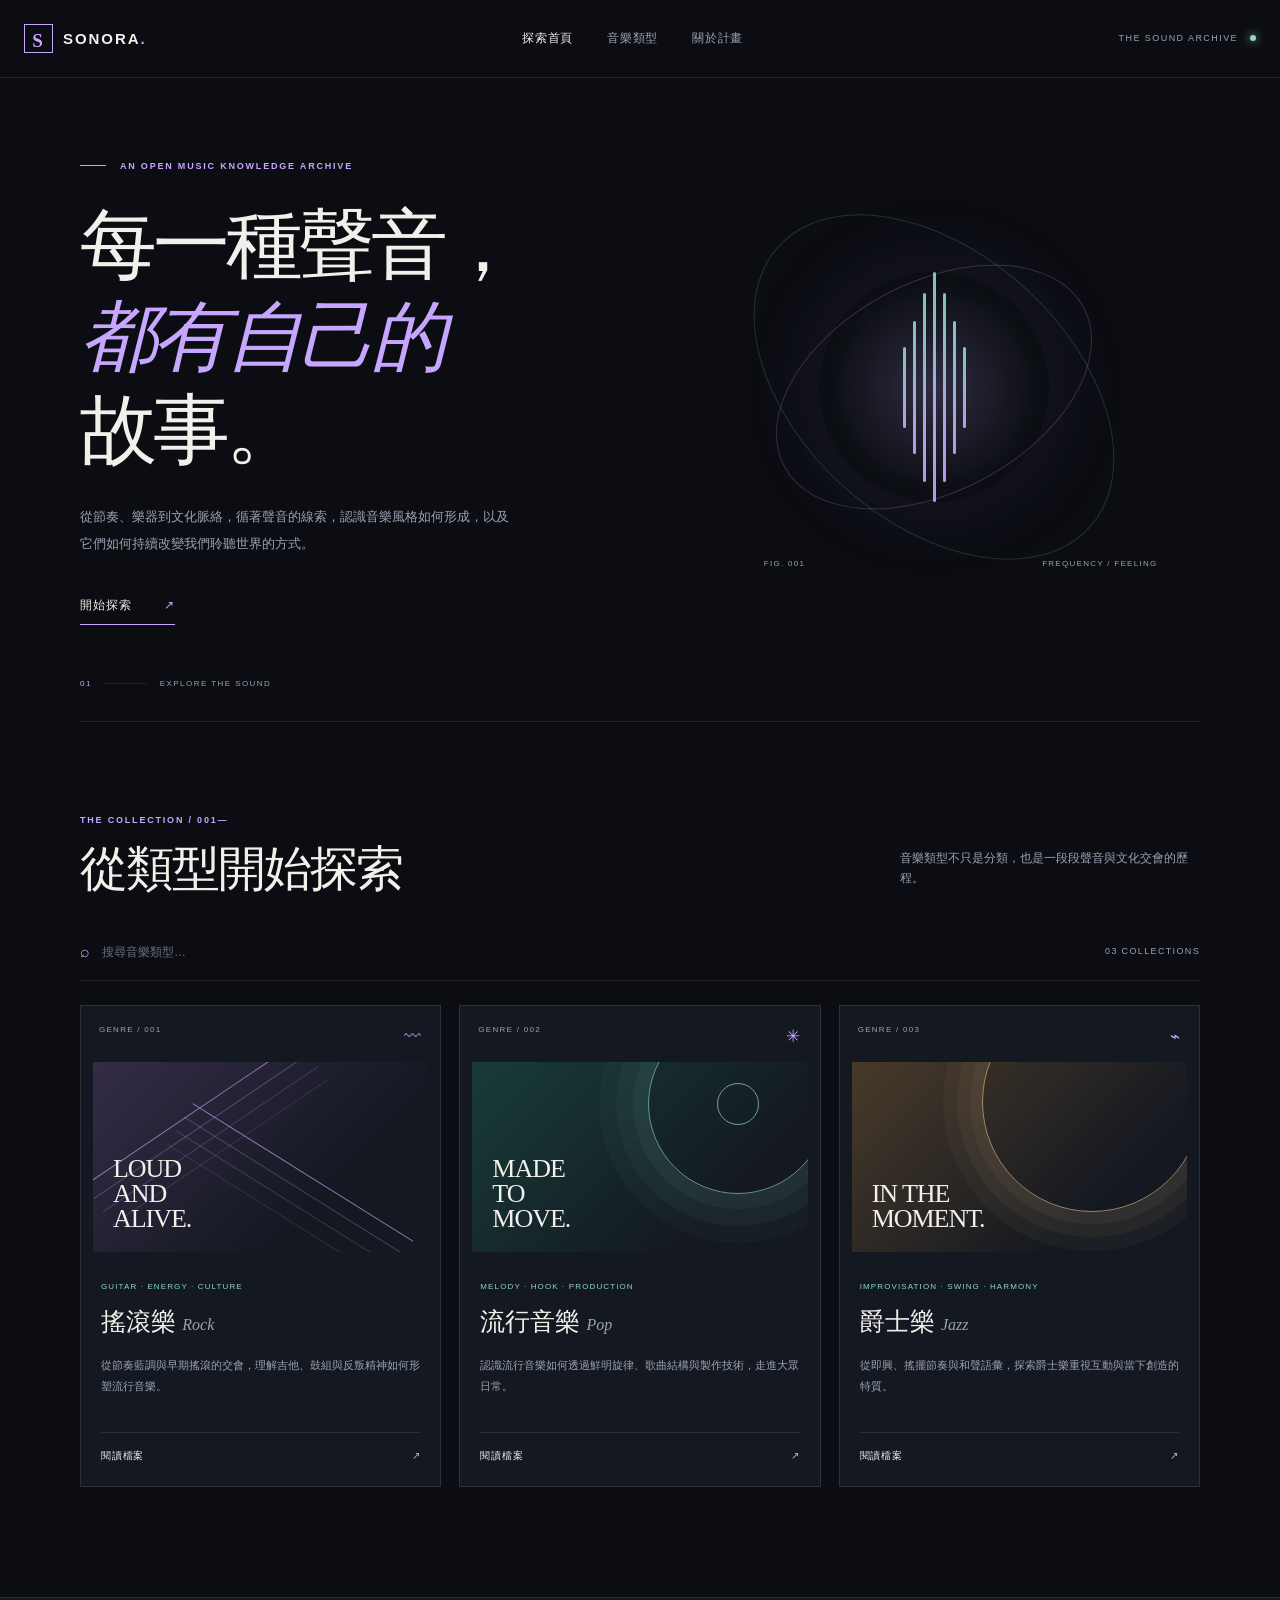
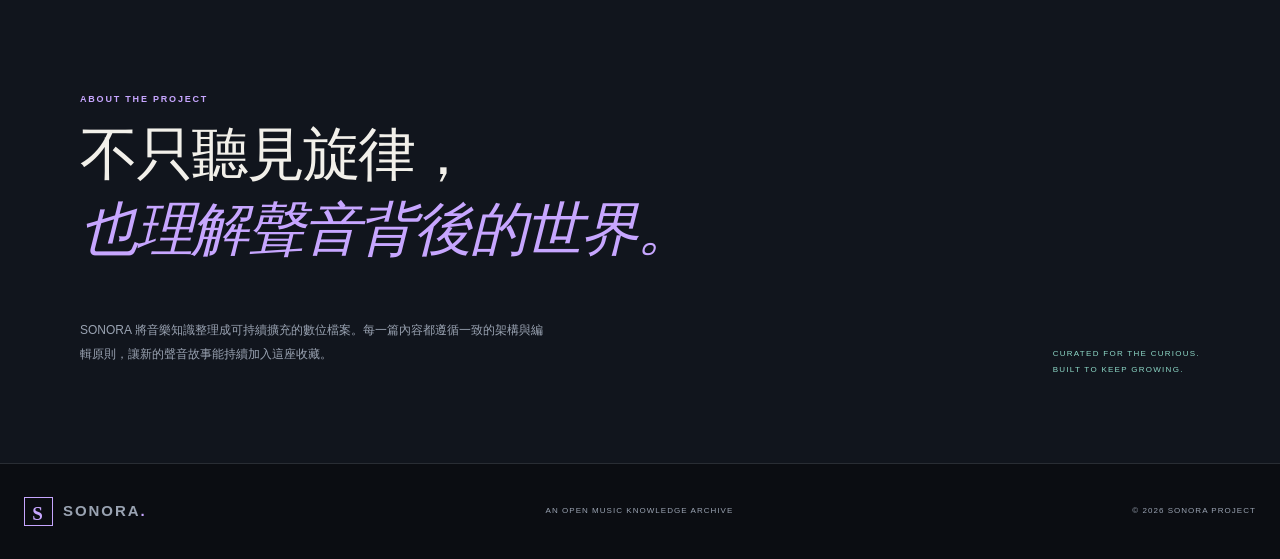
<file: index.html>
<!DOCTYPE html>
<html lang="zh-Hant">
<head>
  <meta charset="UTF-8">
  <meta name="viewport" content="width=device-width, initial-scale=1.0">
  <meta name="description" content="SONORA 音樂知識檔案館：探索音樂類型、聲音特色與文化脈絡。">
  <meta name="theme-color" content="#0B0D12">
  <title>SONORA — 音樂知識檔案館</title>
  <link rel="stylesheet" href="assets/css/style.css">
  <script src="assets/js/main.js" defer></script>
</head>
<body>
  <header class="site-header">
    <a class="brand" href="index.html" aria-label="SONORA 首頁"><span class="brand-mark">S</span><span>SONORA<span class="brand-dot">.</span></span></a>
    <nav class="main-nav" aria-label="主要導覽">
      <a class="active" href="index.html">探索首頁</a>
      <a href="#genres">音樂類型</a>
      <a href="#about">關於計畫</a>
    </nav>
    <span class="header-note">THE SOUND ARCHIVE <span class="status-dot"></span></span>
  </header>

  <main>
    <section class="hero wrap">
      <div class="hero-copy">
        <p class="eyebrow"><span class="eyebrow-line"></span> AN OPEN MUSIC KNOWLEDGE ARCHIVE</p>
        <h1>每一種聲音，<br><em>都有自己的</em><br>故事。</h1>
        <p class="hero-description">從節奏、樂器到文化脈絡，循著聲音的線索，認識音樂風格如何形成，以及它們如何持續改變我們聆聽世界的方式。</p>
        <a class="text-link" href="#genres">開始探索 <span aria-hidden="true">↗</span></a>
      </div>
      <div class="hero-art" aria-label="抽象聲波視覺裝飾">
        <div class="orbit orbit-one"></div><div class="orbit orbit-two"></div>
        <div class="sound-core"><span></span><span></span><span></span><span></span><span></span><span></span><span></span></div>
        <div class="art-caption"><span>FIG. 001</span><span>FREQUENCY / FEELING</span></div>
      </div>
      <div class="hero-index"><span>01</span><span class="index-rule"></span><span>EXPLORE THE SOUND</span></div>
    </section>

    <section class="wrap archive-section" id="genres">
      <div class="section-heading">
        <div><p class="eyebrow">THE COLLECTION / 001—</p><h2>從類型開始探索</h2></div>
        <p class="section-intro">音樂類型不只是分類，也是一段段聲音與文化交會的歷程。</p>
      </div>
      <div class="toolbar">
        <label class="search-box"><span aria-hidden="true">⌕</span><input id="archive-search" type="search" placeholder="搜尋音樂類型…" aria-label="搜尋音樂類型"></label>
        <span class="result-count" id="result-count">03 COLLECTIONS</span>
      </div>
      <div class="archive-grid" id="archive-grid">
        <article class="archive-card" data-search="rock 搖滾 吉他 樂團">
          <div class="card-top"><span>GENRE / 001</span><span class="card-symbol">〰</span></div>
          <div class="card-art art-rock"><div class="art-lines"></div><span>LOUD<br>AND<br>ALIVE.</span></div>
          <div class="card-body"><p class="card-kicker">GUITAR · ENERGY · CULTURE</p><h3>搖滾樂 <em>Rock</em></h3><p>從節奏藍調與早期搖滾的交會，理解吉他、鼓組與反叛精神如何形塑流行音樂。</p><a class="card-link" href="pages/genres/rock.html">閱讀檔案 <span>↗</span></a></div>
        </article>
        <article class="archive-card" data-search="pop 流行 主流 旋律 製作">
          <div class="card-top"><span>GENRE / 002</span><span class="card-symbol">✳</span></div>
          <div class="card-art art-pop"><div class="pop-disc"></div><span>MADE<br>TO<br>MOVE.</span></div>
          <div class="card-body"><p class="card-kicker">MELODY · HOOK · PRODUCTION</p><h3>流行音樂 <em>Pop</em></h3><p>認識流行音樂如何透過鮮明旋律、歌曲結構與製作技術，走進大眾日常。</p><a class="card-link" href="pages/genres/pop.html">閱讀檔案 <span>↗</span></a></div>
        </article>
        <article class="archive-card" data-search="jazz 爵士 即興 藍調 節奏">
          <div class="card-top"><span>GENRE / 003</span><span class="card-symbol">⌁</span></div>
          <div class="card-art art-jazz"><div class="jazz-rings"></div><span>IN THE<br>MOMENT.</span></div>
          <div class="card-body"><p class="card-kicker">IMPROVISATION · SWING · HARMONY</p><h3>爵士樂 <em>Jazz</em></h3><p>從即興、搖擺節奏與和聲語彙，探索爵士樂重視互動與當下創造的特質。</p><a class="card-link" href="pages/genres/jazz.html">閱讀檔案 <span>↗</span></a></div>
        </article>
      </div>
      <p class="empty-state" id="empty-state" hidden>找不到符合條件的類型，試試其他關鍵字。</p>
    </section>

    <section class="manifesto" id="about">
      <div class="wrap manifesto-inner">
        <p class="eyebrow">ABOUT THE PROJECT</p>
        <h2>不只聽見旋律，<br><em>也理解聲音背後的世界。</em></h2>
        <div class="manifesto-bottom"><p>SONORA 將音樂知識整理成可持續擴充的數位檔案。每一篇內容都遵循一致的架構與編輯原則，讓新的聲音故事能持續加入這座收藏。</p><span>CURATED FOR THE CURIOUS.<br>BUILT TO KEEP GROWING.</span></div>
      </div>
    </section>
  </main>

  <footer class="site-footer"><a class="brand" href="index.html"><span class="brand-mark">S</span><span>SONORA<span class="brand-dot">.</span></span></a><span>AN OPEN MUSIC KNOWLEDGE ARCHIVE</span><span>© 2026 SONORA PROJECT</span></footer>
</body>
</html>
</file>
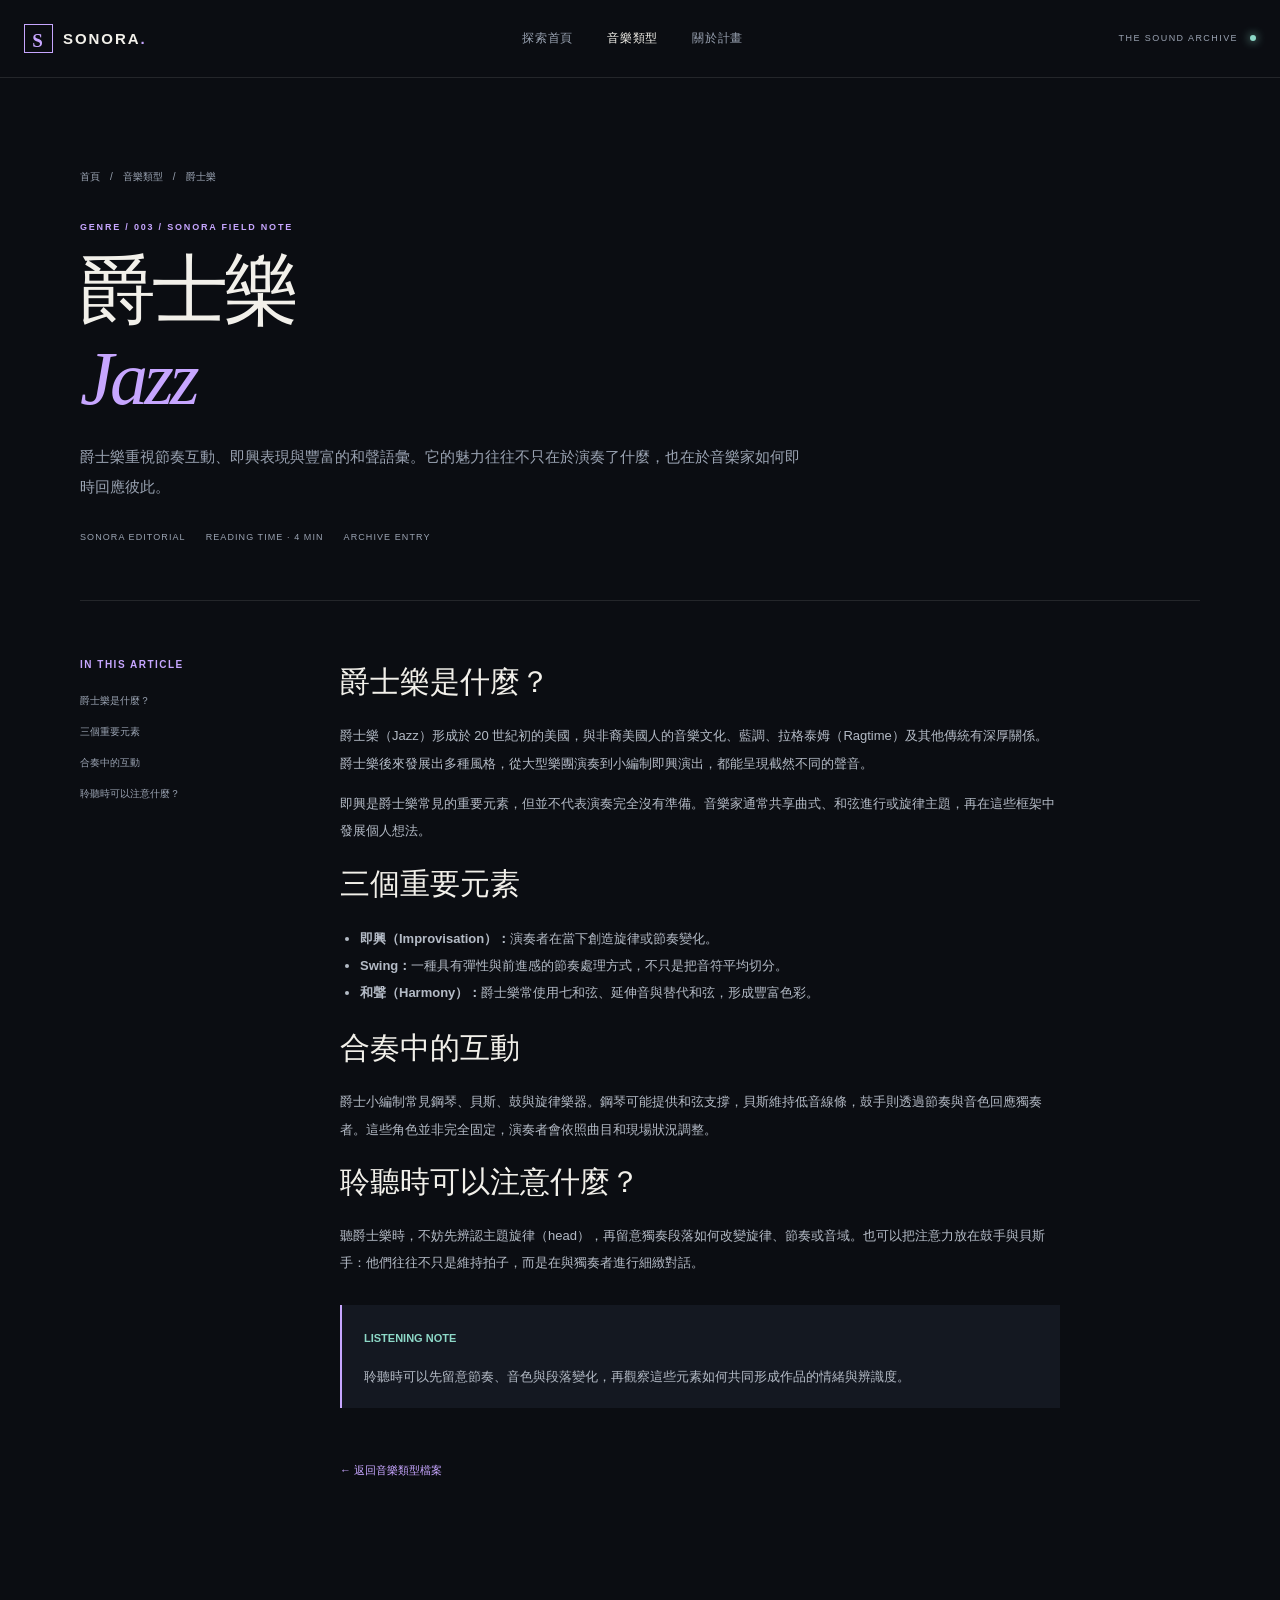
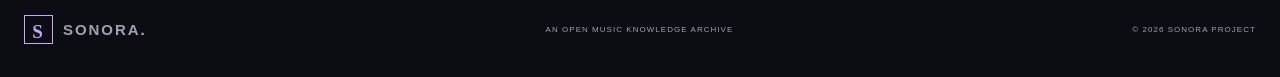
<file: pages/genres/jazz.html>
<!DOCTYPE html>
<html lang="zh-Hant">
<head>
  <meta charset="UTF-8"><meta name="viewport" content="width=device-width, initial-scale=1.0">
  <meta name="description" content="爵士樂重視節奏互動、即興表現與豐富的和聲語彙。它的魅力往往不只在於演奏了什麼，也在於音樂家如何即時回應彼此。">
  <meta name="theme-color" content="#0B0D12">
  <title>爵士樂 Jazz — SONORA</title>
  <link rel="stylesheet" href="../../assets/css/style.css">
  <script src="../../assets/js/main.js" defer></script>
</head>
<body>
<header class="site-header">
  <a class="brand" href="../../index.html"><span class="brand-mark">S</span><span>SONORA<span class="brand-dot">.</span></span></a>
  <nav class="main-nav" aria-label="主要導覽"><a href="../../index.html">探索首頁</a><a class="active" href="../../index.html#genres">音樂類型</a><a href="../../index.html#about">關於計畫</a></nav>
  <span class="header-note">THE SOUND ARCHIVE <span class="status-dot"></span></span>
</header>
<main>
  <section class="article-hero wrap">
    <p class="breadcrumb"><a href="../../index.html">首頁</a>　/　<a href="../../index.html#genres">音樂類型</a>　/　爵士樂</p>
    <p class="eyebrow">GENRE / 003 / SONORA FIELD NOTE</p>
    <h1>爵士樂<br><em>Jazz</em></h1>
    <p class="article-lead">爵士樂重視節奏互動、即興表現與豐富的和聲語彙。它的魅力往往不只在於演奏了什麼，也在於音樂家如何即時回應彼此。</p>
    <div class="article-meta"><span>SONORA EDITORIAL</span><span>READING TIME · 4 MIN</span><span>ARCHIVE ENTRY</span></div>
  </section>
  <div class="article-layout wrap">
    <aside class="article-aside"><strong>IN THIS ARTICLE</strong><a href="#section-1">爵士樂是什麼？</a><a href="#section-2">三個重要元素</a><a href="#section-3">合奏中的互動</a><a href="#section-4">聆聽時可以注意什麼？</a></aside>
    <article class="article-content">
      <section id="section-1"><h2>爵士樂是什麼？</h2><p>爵士樂（Jazz）形成於 20 世紀初的美國，與非裔美國人的音樂文化、藍調、拉格泰姆（Ragtime）及其他傳統有深厚關係。爵士樂後來發展出多種風格，從大型樂團演奏到小編制即興演出，都能呈現截然不同的聲音。</p><p>即興是爵士樂常見的重要元素，但並不代表演奏完全沒有準備。音樂家通常共享曲式、和弦進行或旋律主題，再在這些框架中發展個人想法。</p></section>
<section id="section-2"><h2>三個重要元素</h2><ul><li><strong>即興（Improvisation）：</strong>演奏者在當下創造旋律或節奏變化。</li><li><strong>Swing：</strong>一種具有彈性與前進感的節奏處理方式，不只是把音符平均切分。</li><li><strong>和聲（Harmony）：</strong>爵士樂常使用七和弦、延伸音與替代和弦，形成豐富色彩。</li></ul></section>
<section id="section-3"><h2>合奏中的互動</h2><p>爵士小編制常見鋼琴、貝斯、鼓與旋律樂器。鋼琴可能提供和弦支撐，貝斯維持低音線條，鼓手則透過節奏與音色回應獨奏者。這些角色並非完全固定，演奏者會依照曲目和現場狀況調整。</p></section>
<section id="section-4"><h2>聆聽時可以注意什麼？</h2><p>聽爵士樂時，不妨先辨認主題旋律（head），再留意獨奏段落如何改變旋律、節奏或音域。也可以把注意力放在鼓手與貝斯手：他們往往不只是維持拍子，而是在與獨奏者進行細緻對話。</p></section>

      <div class="info-panel"><strong>LISTENING NOTE</strong><p>聆聽時可以先留意節奏、音色與段落變化，再觀察這些元素如何共同形成作品的情緒與辨識度。</p></div>
      <a class="back-link" href="../../index.html#genres">← 返回音樂類型檔案</a>
    </article>
  </div>
</main>
<footer class="site-footer"><a class="brand" href="../../index.html"><span class="brand-mark">S</span><span>SONORA<span class="brand-dot">.</span></span></a><span>AN OPEN MUSIC KNOWLEDGE ARCHIVE</span><span>© 2026 SONORA PROJECT</span></footer>
</body></html>
</file>
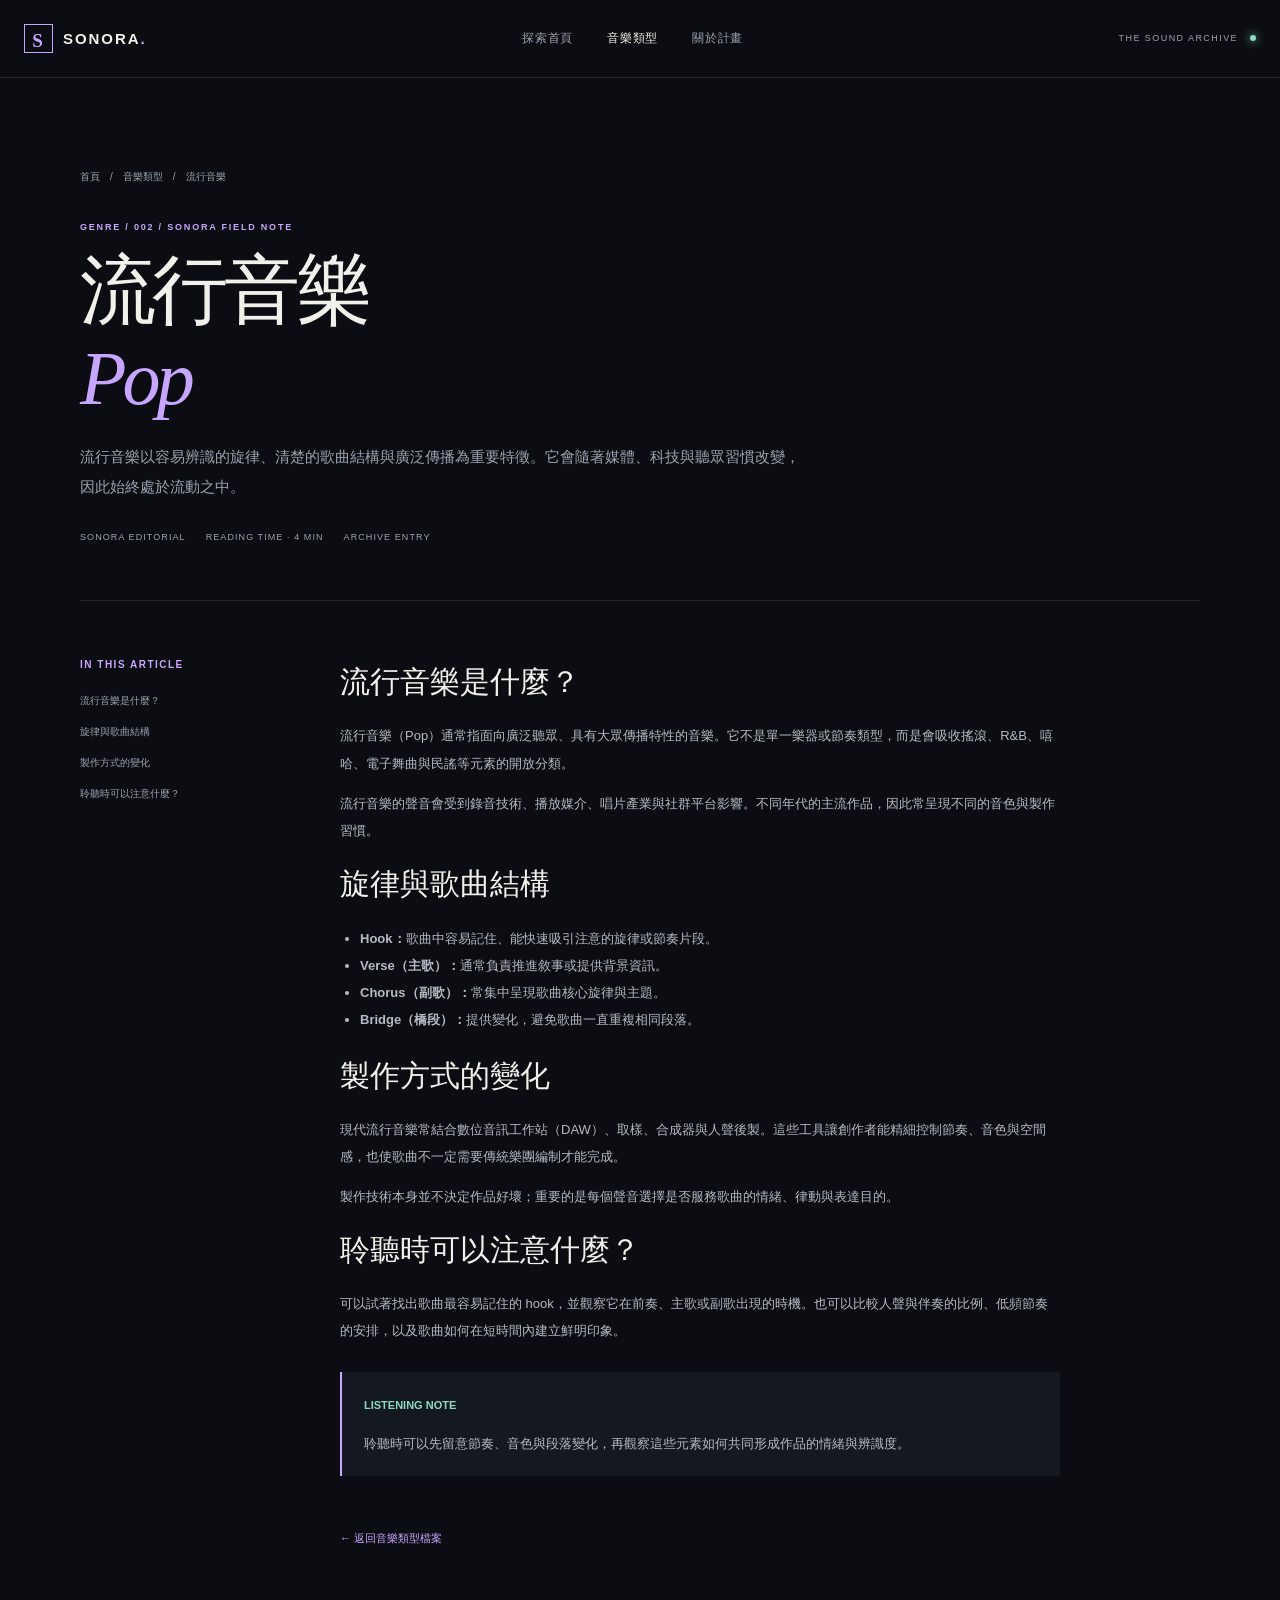
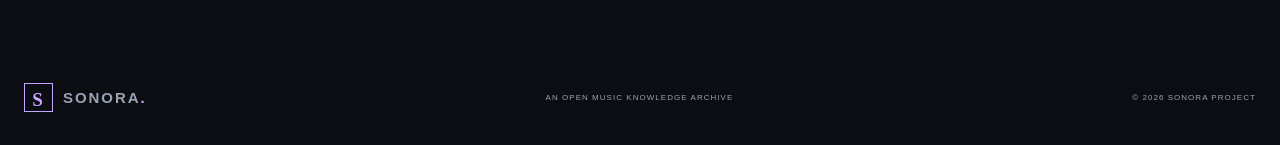
<file: pages/genres/pop.html>
<!DOCTYPE html>
<html lang="zh-Hant">
<head>
  <meta charset="UTF-8"><meta name="viewport" content="width=device-width, initial-scale=1.0">
  <meta name="description" content="流行音樂以容易辨識的旋律、清楚的歌曲結構與廣泛傳播為重要特徵。它會隨著媒體、科技與聽眾習慣改變，因此始終處於流動之中。">
  <meta name="theme-color" content="#0B0D12">
  <title>流行音樂 Pop — SONORA</title>
  <link rel="stylesheet" href="../../assets/css/style.css">
  <script src="../../assets/js/main.js" defer></script>
</head>
<body>
<header class="site-header">
  <a class="brand" href="../../index.html"><span class="brand-mark">S</span><span>SONORA<span class="brand-dot">.</span></span></a>
  <nav class="main-nav" aria-label="主要導覽"><a href="../../index.html">探索首頁</a><a class="active" href="../../index.html#genres">音樂類型</a><a href="../../index.html#about">關於計畫</a></nav>
  <span class="header-note">THE SOUND ARCHIVE <span class="status-dot"></span></span>
</header>
<main>
  <section class="article-hero wrap">
    <p class="breadcrumb"><a href="../../index.html">首頁</a>　/　<a href="../../index.html#genres">音樂類型</a>　/　流行音樂</p>
    <p class="eyebrow">GENRE / 002 / SONORA FIELD NOTE</p>
    <h1>流行音樂<br><em>Pop</em></h1>
    <p class="article-lead">流行音樂以容易辨識的旋律、清楚的歌曲結構與廣泛傳播為重要特徵。它會隨著媒體、科技與聽眾習慣改變，因此始終處於流動之中。</p>
    <div class="article-meta"><span>SONORA EDITORIAL</span><span>READING TIME · 4 MIN</span><span>ARCHIVE ENTRY</span></div>
  </section>
  <div class="article-layout wrap">
    <aside class="article-aside"><strong>IN THIS ARTICLE</strong><a href="#section-1">流行音樂是什麼？</a><a href="#section-2">旋律與歌曲結構</a><a href="#section-3">製作方式的變化</a><a href="#section-4">聆聽時可以注意什麼？</a></aside>
    <article class="article-content">
      <section id="section-1"><h2>流行音樂是什麼？</h2><p>流行音樂（Pop）通常指面向廣泛聽眾、具有大眾傳播特性的音樂。它不是單一樂器或節奏類型，而是會吸收搖滾、R&B、嘻哈、電子舞曲與民謠等元素的開放分類。</p><p>流行音樂的聲音會受到錄音技術、播放媒介、唱片產業與社群平台影響。不同年代的主流作品，因此常呈現不同的音色與製作習慣。</p></section>
<section id="section-2"><h2>旋律與歌曲結構</h2><ul><li><strong>Hook：</strong>歌曲中容易記住、能快速吸引注意的旋律或節奏片段。</li><li><strong>Verse（主歌）：</strong>通常負責推進敘事或提供背景資訊。</li><li><strong>Chorus（副歌）：</strong>常集中呈現歌曲核心旋律與主題。</li><li><strong>Bridge（橋段）：</strong>提供變化，避免歌曲一直重複相同段落。</li></ul></section>
<section id="section-3"><h2>製作方式的變化</h2><p>現代流行音樂常結合數位音訊工作站（DAW）、取樣、合成器與人聲後製。這些工具讓創作者能精細控制節奏、音色與空間感，也使歌曲不一定需要傳統樂團編制才能完成。</p><p>製作技術本身並不決定作品好壞；重要的是每個聲音選擇是否服務歌曲的情緒、律動與表達目的。</p></section>
<section id="section-4"><h2>聆聽時可以注意什麼？</h2><p>可以試著找出歌曲最容易記住的 hook，並觀察它在前奏、主歌或副歌出現的時機。也可以比較人聲與伴奏的比例、低頻節奏的安排，以及歌曲如何在短時間內建立鮮明印象。</p></section>

      <div class="info-panel"><strong>LISTENING NOTE</strong><p>聆聽時可以先留意節奏、音色與段落變化，再觀察這些元素如何共同形成作品的情緒與辨識度。</p></div>
      <a class="back-link" href="../../index.html#genres">← 返回音樂類型檔案</a>
    </article>
  </div>
</main>
<footer class="site-footer"><a class="brand" href="../../index.html"><span class="brand-mark">S</span><span>SONORA<span class="brand-dot">.</span></span></a><span>AN OPEN MUSIC KNOWLEDGE ARCHIVE</span><span>© 2026 SONORA PROJECT</span></footer>
</body></html>
</file>
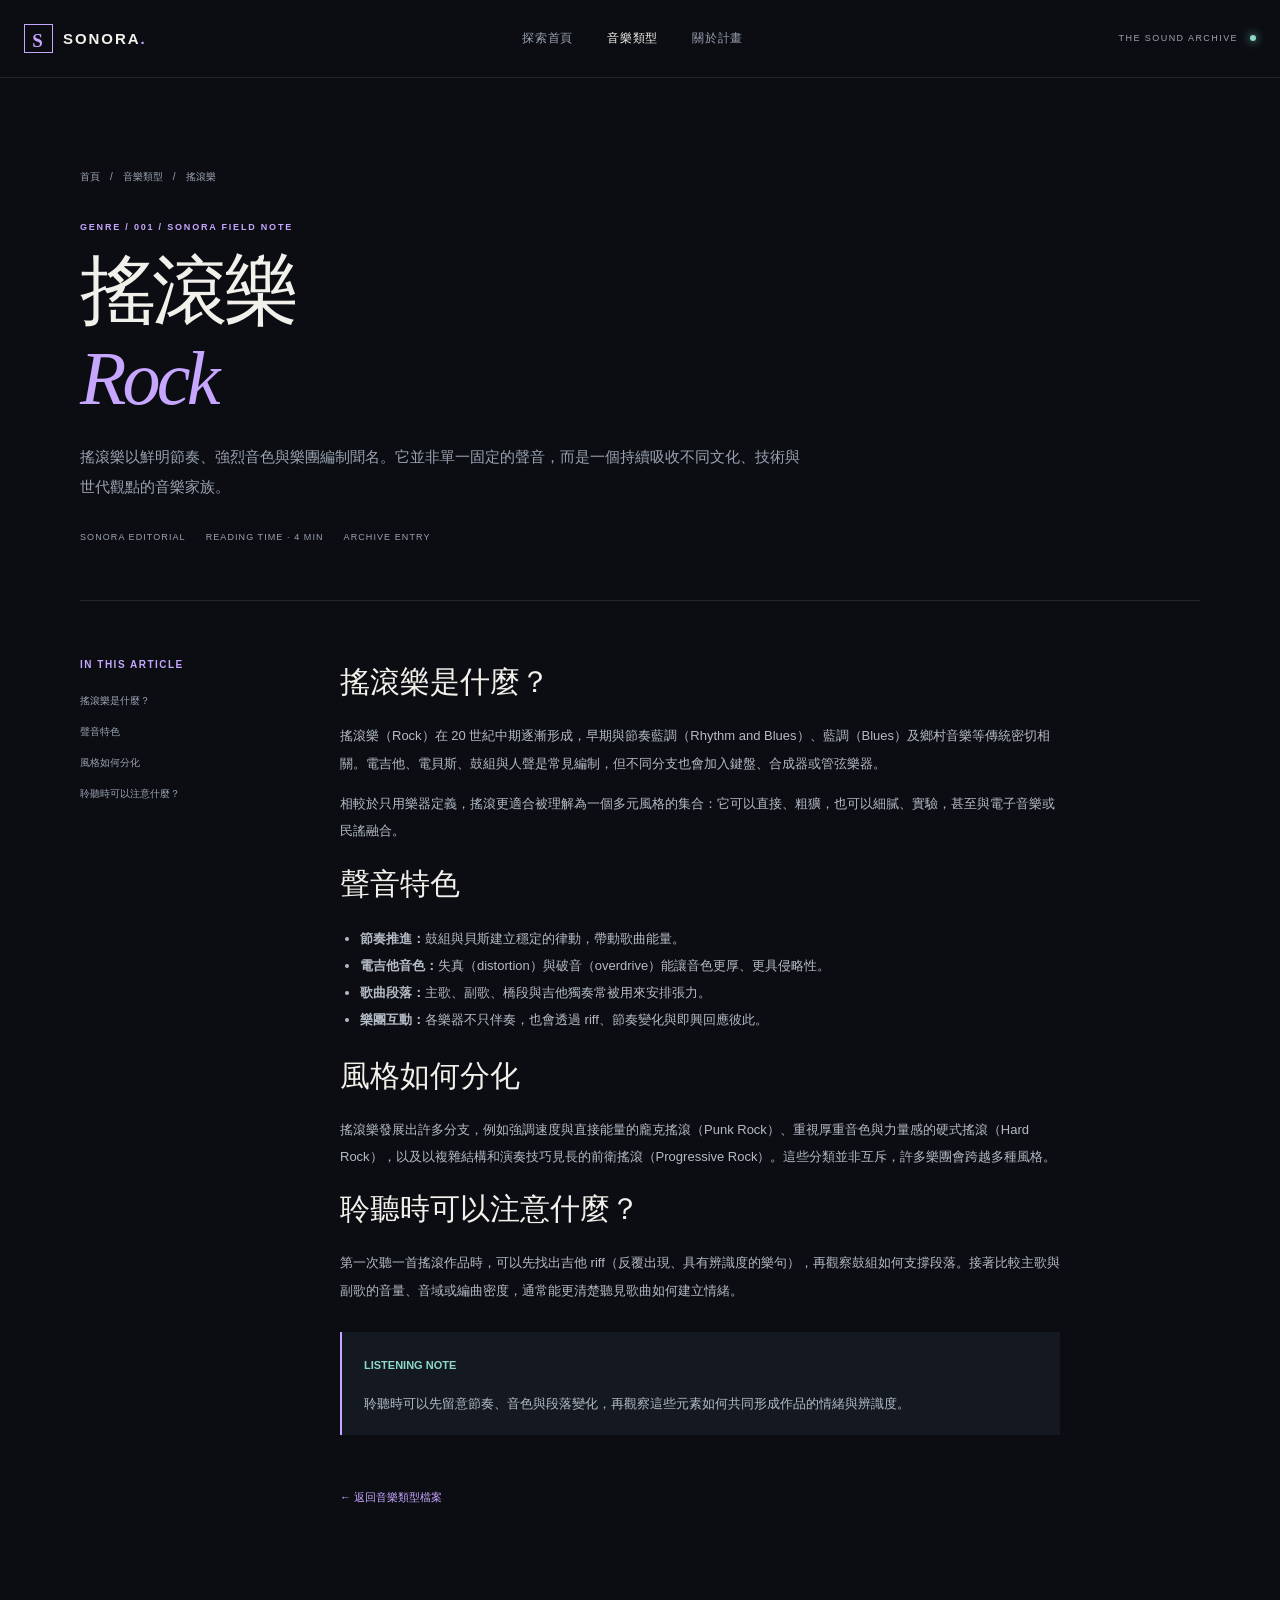
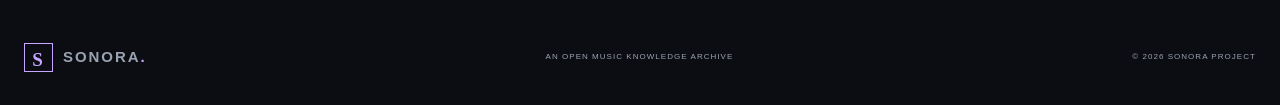
<file: pages/genres/rock.html>
<!DOCTYPE html>
<html lang="zh-Hant">
<head>
  <meta charset="UTF-8"><meta name="viewport" content="width=device-width, initial-scale=1.0">
  <meta name="description" content="搖滾樂以鮮明節奏、強烈音色與樂團編制聞名。它並非單一固定的聲音，而是一個持續吸收不同文化、技術與世代觀點的音樂家族。">
  <meta name="theme-color" content="#0B0D12">
  <title>搖滾樂 Rock — SONORA</title>
  <link rel="stylesheet" href="../../assets/css/style.css">
  <script src="../../assets/js/main.js" defer></script>
</head>
<body>
<header class="site-header">
  <a class="brand" href="../../index.html"><span class="brand-mark">S</span><span>SONORA<span class="brand-dot">.</span></span></a>
  <nav class="main-nav" aria-label="主要導覽"><a href="../../index.html">探索首頁</a><a class="active" href="../../index.html#genres">音樂類型</a><a href="../../index.html#about">關於計畫</a></nav>
  <span class="header-note">THE SOUND ARCHIVE <span class="status-dot"></span></span>
</header>
<main>
  <section class="article-hero wrap">
    <p class="breadcrumb"><a href="../../index.html">首頁</a>　/　<a href="../../index.html#genres">音樂類型</a>　/　搖滾樂</p>
    <p class="eyebrow">GENRE / 001 / SONORA FIELD NOTE</p>
    <h1>搖滾樂<br><em>Rock</em></h1>
    <p class="article-lead">搖滾樂以鮮明節奏、強烈音色與樂團編制聞名。它並非單一固定的聲音，而是一個持續吸收不同文化、技術與世代觀點的音樂家族。</p>
    <div class="article-meta"><span>SONORA EDITORIAL</span><span>READING TIME · 4 MIN</span><span>ARCHIVE ENTRY</span></div>
  </section>
  <div class="article-layout wrap">
    <aside class="article-aside"><strong>IN THIS ARTICLE</strong><a href="#section-1">搖滾樂是什麼？</a><a href="#section-2">聲音特色</a><a href="#section-3">風格如何分化</a><a href="#section-4">聆聽時可以注意什麼？</a></aside>
    <article class="article-content">
      <section id="section-1"><h2>搖滾樂是什麼？</h2><p>搖滾樂（Rock）在 20 世紀中期逐漸形成，早期與節奏藍調（Rhythm and Blues）、藍調（Blues）及鄉村音樂等傳統密切相關。電吉他、電貝斯、鼓組與人聲是常見編制，但不同分支也會加入鍵盤、合成器或管弦樂器。</p><p>相較於只用樂器定義，搖滾更適合被理解為一個多元風格的集合：它可以直接、粗獷，也可以細膩、實驗，甚至與電子音樂或民謠融合。</p></section>
<section id="section-2"><h2>聲音特色</h2><ul><li><strong>節奏推進：</strong>鼓組與貝斯建立穩定的律動，帶動歌曲能量。</li><li><strong>電吉他音色：</strong>失真（distortion）與破音（overdrive）能讓音色更厚、更具侵略性。</li><li><strong>歌曲段落：</strong>主歌、副歌、橋段與吉他獨奏常被用來安排張力。</li><li><strong>樂團互動：</strong>各樂器不只伴奏，也會透過 riff、節奏變化與即興回應彼此。</li></ul></section>
<section id="section-3"><h2>風格如何分化</h2><p>搖滾樂發展出許多分支，例如強調速度與直接能量的龐克搖滾（Punk Rock）、重視厚重音色與力量感的硬式搖滾（Hard Rock），以及以複雜結構和演奏技巧見長的前衛搖滾（Progressive Rock）。這些分類並非互斥，許多樂團會跨越多種風格。</p></section>
<section id="section-4"><h2>聆聽時可以注意什麼？</h2><p>第一次聽一首搖滾作品時，可以先找出吉他 riff（反覆出現、具有辨識度的樂句），再觀察鼓組如何支撐段落。接著比較主歌與副歌的音量、音域或編曲密度，通常能更清楚聽見歌曲如何建立情緒。</p></section>

      <div class="info-panel"><strong>LISTENING NOTE</strong><p>聆聽時可以先留意節奏、音色與段落變化，再觀察這些元素如何共同形成作品的情緒與辨識度。</p></div>
      <a class="back-link" href="../../index.html#genres">← 返回音樂類型檔案</a>
    </article>
  </div>
</main>
<footer class="site-footer"><a class="brand" href="../../index.html"><span class="brand-mark">S</span><span>SONORA<span class="brand-dot">.</span></span></a><span>AN OPEN MUSIC KNOWLEDGE ARCHIVE</span><span>© 2026 SONORA PROJECT</span></footer>
</body></html>
</file>
<file: assets/css/style.css>
:root {
  --bg: #0b0d12; --surface: #141821; --surface-2: #1b2230;
  --text: #f2f0ea; --muted: #9aa3b2; --accent: #c7a6ff;
  --mint: #8dd8c7; --line: rgba(255,255,255,.10);
  --serif: Georgia, "Noto Serif TC", serif;
  --sans: Inter, "Noto Sans TC", "Microsoft JhengHei", sans-serif;
}
* { box-sizing: border-box; }
html { scroll-behavior: smooth; }
body { margin: 0; background: var(--bg); color: var(--text); font-family: var(--sans); line-height: 1.7; }
a { color: inherit; text-decoration: none; }
a:focus-visible, input:focus-visible { outline: 2px solid var(--mint); outline-offset: 4px; }
.wrap { width: min(1120px, calc(100% - 48px)); margin-inline: auto; }
.site-header { height: 78px; padding: 0 max(24px, calc((100% - 1240px)/2)); display: flex; align-items: center; justify-content: space-between; border-bottom: 1px solid var(--line); }
.brand { display: inline-flex; align-items: center; gap: 10px; font-weight: 750; letter-spacing: .13em; font-size: 15px; }
.brand-mark { width: 29px; height: 29px; display: grid; place-items: center; border: 1px solid var(--accent); color: var(--accent); font-family: var(--serif); font-size: 19px; }
.brand-dot { color: var(--accent); }
.main-nav { display: flex; gap: 34px; color: var(--muted); font-size: 12px; letter-spacing: .06em; }
.main-nav a:hover, .main-nav a.active { color: var(--text); }
.header-note { color: var(--muted); font-size: 9px; letter-spacing: .16em; }
.status-dot { display: inline-block; width: 6px; height: 6px; margin-left: 8px; border-radius: 50%; background: var(--mint); box-shadow: 0 0 10px var(--mint); }
.hero { min-height: 590px; display: grid; grid-template-columns: 1.05fr .95fr; align-items: center; position: relative; padding-block: 72px 96px; }
.eyebrow { color: var(--accent); font-size: 9px; letter-spacing: .2em; font-weight: 700; }
.eyebrow-line { display: inline-block; width: 26px; height: 1px; margin: 0 10px 3px 0; background: var(--accent); }
.hero h1 { font-family: var(--serif); font-size: clamp(52px, 6vw, 82px); font-weight: 400; line-height: 1.2; letter-spacing: -.055em; margin: 26px 0; }
h1 em, h2 em { color: var(--accent); font-weight: 400; }
.hero-description { max-width: 430px; color: var(--muted); font-size: 13px; line-height: 2.1; }
.text-link { display: inline-flex; gap: 32px; align-items: center; margin-top: 25px; padding-bottom: 8px; border-bottom: 1px solid var(--accent); font-size: 12px; letter-spacing: .08em; }
.text-link span, .card-link span { color: var(--accent); }
.hero-art { min-height: 390px; position: relative; display: grid; place-items: center; overflow: hidden; }
.orbit { position: absolute; border: 1px solid rgba(199,166,255,.22); border-radius: 50%; transform: rotate(-28deg); }
.orbit-one { width: 340px; height: 210px; }
.orbit-two { width: 420px; height: 270px; transform: rotate(42deg); border-color: rgba(141,216,199,.18); }
.sound-core { width: 230px; height: 230px; border-radius: 50%; background: radial-gradient(circle, rgba(199,166,255,.2), rgba(20,24,33,.1) 65%); display: flex; align-items: center; justify-content: center; gap: 7px; box-shadow: 0 0 90px rgba(150,112,220,.12); }
.sound-core span { width: 3px; border-radius: 5px; background: linear-gradient(var(--mint), var(--accent)); height: 35%; opacity: .9; }
.sound-core span:nth-child(2), .sound-core span:nth-child(6) { height: 58%; }
.sound-core span:nth-child(3), .sound-core span:nth-child(5) { height: 82%; }
.sound-core span:nth-child(4) { height: 100%; }
.art-caption { position: absolute; bottom: 12px; left: 18%; right: 8%; display: flex; justify-content: space-between; color: var(--muted); font-size: 8px; letter-spacing: .16em; }
.hero-index { position: absolute; bottom: 30px; left: 0; display: flex; align-items: center; gap: 13px; color: var(--muted); font-size: 8px; letter-spacing: .18em; }
.hero-index span:first-child { color: var(--accent); }
.index-rule { width: 42px; height: 1px; background: var(--line); }
.archive-section { padding-block: 82px 110px; border-top: 1px solid var(--line); }
.section-heading { display: flex; justify-content: space-between; align-items: end; margin-bottom: 38px; }
.section-heading h2, .manifesto h2 { font-family: var(--serif); font-size: clamp(32px, 4vw, 48px); line-height: 1.3; font-weight: 400; margin: 10px 0 0; letter-spacing: -.04em; }
.section-intro { max-width: 300px; color: var(--muted); font-size: 12px; }
.toolbar { display: flex; justify-content: space-between; align-items: center; border-bottom: 1px solid var(--line); padding-bottom: 14px; margin-bottom: 24px; }
.search-box { display: flex; align-items: center; gap: 10px; color: var(--accent); }
.search-box input { width: 230px; color: var(--text); background: transparent; border: 0; font: inherit; font-size: 12px; outline: none; }
.search-box input::placeholder { color: #687180; }
.result-count { color: var(--muted); font-size: 9px; letter-spacing: .15em; }
.archive-grid { display: grid; grid-template-columns: repeat(3, 1fr); gap: 18px; }
.archive-card { background: var(--surface); border: 1px solid var(--line); transition: transform .25s, border-color .25s; }
.archive-card:hover { transform: translateY(-5px); border-color: rgba(199,166,255,.5); }
.card-top { display: flex; justify-content: space-between; padding: 17px 18px 10px; color: var(--muted); font-size: 8px; letter-spacing: .16em; }
.card-symbol { color: var(--accent); font-size: 17px; }
.card-art { height: 190px; margin: 0 12px; position: relative; overflow: hidden; display: flex; align-items: end; padding: 20px; isolation: isolate; }
.card-art > span { position: relative; z-index: 2; font-family: var(--serif); font-size: 26px; line-height: .95; letter-spacing: -.04em; }
.art-rock { background: linear-gradient(135deg, #342c48, #141821 70%); }
.art-rock:before, .art-rock:after { content: ""; position: absolute; width: 260px; height: 1px; background: rgba(199,166,255,.65); transform: rotate(-34deg); top: 50px; left: -30px; box-shadow: 0 16px rgba(199,166,255,.3), 0 32px rgba(199,166,255,.2), 0 48px rgba(199,166,255,.15); }
.art-rock:after { transform: rotate(32deg); top: 110px; left: 80px; }
.art-pop { background: linear-gradient(135deg, #183c3a, #141821 75%); }
.pop-disc { position: absolute; width: 180px; height: 180px; border: 1px solid rgba(141,216,199,.65); border-radius: 50%; top: -48px; right: -20px; box-shadow: 0 0 0 15px rgba(141,216,199,.05), 0 0 0 32px rgba(141,216,199,.04), 0 0 0 49px rgba(141,216,199,.03); }
.pop-disc:after { content: ""; position: absolute; inset: 68px; border: 1px solid rgba(141,216,199,.7); border-radius: 50%; }
.art-jazz { background: linear-gradient(135deg, #483a29, #141821 75%); }
.jazz-rings { position: absolute; width: 220px; height: 220px; border: 1px solid rgba(225,190,133,.65); border-radius: 50%; top: -70px; right: -15px; box-shadow: 0 0 0 12px rgba(225,190,133,.05), 0 0 0 25px rgba(225,190,133,.05), 0 0 0 39px rgba(225,190,133,.04); }
.card-body { padding: 20px 20px 22px; }
.card-kicker { color: var(--mint); font-size: 8px; letter-spacing: .14em; }
.card-body h3 { font-family: var(--serif); font-size: 25px; font-weight: 400; margin: 8px 0; }
.card-body h3 em { color: var(--muted); font-size: 16px; }
.card-body > p:not(.card-kicker) { min-height: 66px; color: var(--muted); font-size: 11px; line-height: 1.9; }
.card-link { display: flex; justify-content: space-between; padding-top: 14px; border-top: 1px solid var(--line); font-size: 10px; letter-spacing: .08em; }
.empty-state { color: var(--muted); padding: 30px 0; font-size: 13px; }
.manifesto { background: #11151d; border-block: 1px solid var(--line); padding-block: 85px; }
.manifesto h2 { font-size: clamp(35px, 5vw, 58px); }
.manifesto-bottom { display: flex; justify-content: space-between; align-items: end; gap: 40px; margin-top: 38px; }
.manifesto-bottom p { max-width: 470px; color: var(--muted); font-size: 12px; line-height: 2; }
.manifesto-bottom span { color: var(--mint); font-size: 8px; letter-spacing: .16em; line-height: 2; }
.site-footer { min-height: 95px; padding: 24px max(24px, calc((100% - 1240px)/2)); display: flex; align-items: center; justify-content: space-between; color: var(--muted); font-size: 8px; letter-spacing: .13em; gap: 18px; }
.article-hero { padding-block: 80px 55px; border-bottom: 1px solid var(--line); }
.breadcrumb { color: var(--muted); font-size: 10px; margin-bottom: 35px; }
.breadcrumb a:hover { color: var(--accent); }
.article-hero h1 { max-width: 850px; font-family: var(--serif); font-size: clamp(48px, 7vw, 76px); line-height: 1.15; font-weight: 400; letter-spacing: -.05em; margin: 12px 0 20px; }
.article-lead { max-width: 720px; color: var(--muted); font-size: 15px; line-height: 2; }
.article-meta { display: flex; gap: 20px; color: var(--muted); font-size: 9px; letter-spacing: .12em; margin-top: 28px; }
.article-layout { display: grid; grid-template-columns: 190px minmax(0, 720px); gap: 70px; padding-block: 55px 100px; }
.article-aside { color: var(--muted); font-size: 10px; }
.article-aside strong { display: block; color: var(--accent); letter-spacing: .15em; margin-bottom: 12px; }
.article-aside a { display: block; padding: 7px 0; }
.article-aside a:hover { color: var(--text); }
.article-content h2 { font-family: var(--serif); font-weight: 400; font-size: 30px; margin: 0 0 15px; }
.article-content h2:not(:first-child) { margin-top: 48px; }
.article-content p, .article-content li { color: #b4bbc6; font-size: 13px; line-height: 2.1; }
.article-content ul { padding-left: 20px; }
.info-panel { background: var(--surface); border-left: 2px solid var(--accent); padding: 18px 22px; margin: 28px 0; }
.info-panel strong { color: var(--mint); font-size: 11px; }
.info-panel p { margin-bottom: 0; }
.back-link { display: inline-block; margin-top: 25px; color: var(--accent); font-size: 11px; }
@media (max-width: 760px) {
  .site-header { height: auto; min-height: 70px; flex-wrap: wrap; gap: 12px; padding: 16px 22px; }
  .main-nav { order: 3; width: 100%; justify-content: space-between; gap: 12px; }
  .header-note { font-size: 7px; }
  .hero { grid-template-columns: 1fr; padding-block: 65px 85px; }
  .hero-art { min-height: 280px; grid-row: 1; }
  .hero-copy { grid-row: 2; }
  .hero-index { bottom: 25px; }
  .section-heading, .manifesto-bottom { display: block; }
  .section-intro { margin-top: 18px; }
  .archive-grid { grid-template-columns: 1fr; }
  .card-art { height: 210px; }
  .card-body > p:not(.card-kicker) { min-height: auto; }
  .article-layout { grid-template-columns: 1fr; gap: 25px; }
  .article-aside { display: flex; flex-wrap: wrap; gap: 12px; }
  .article-aside strong { width: 100%; }
  .site-footer { flex-wrap: wrap; }
}
@media (prefers-reduced-motion: reduce) { *, *::before, *::after { scroll-behavior: auto !important; transition-duration: .01ms !important; } }
</file>
